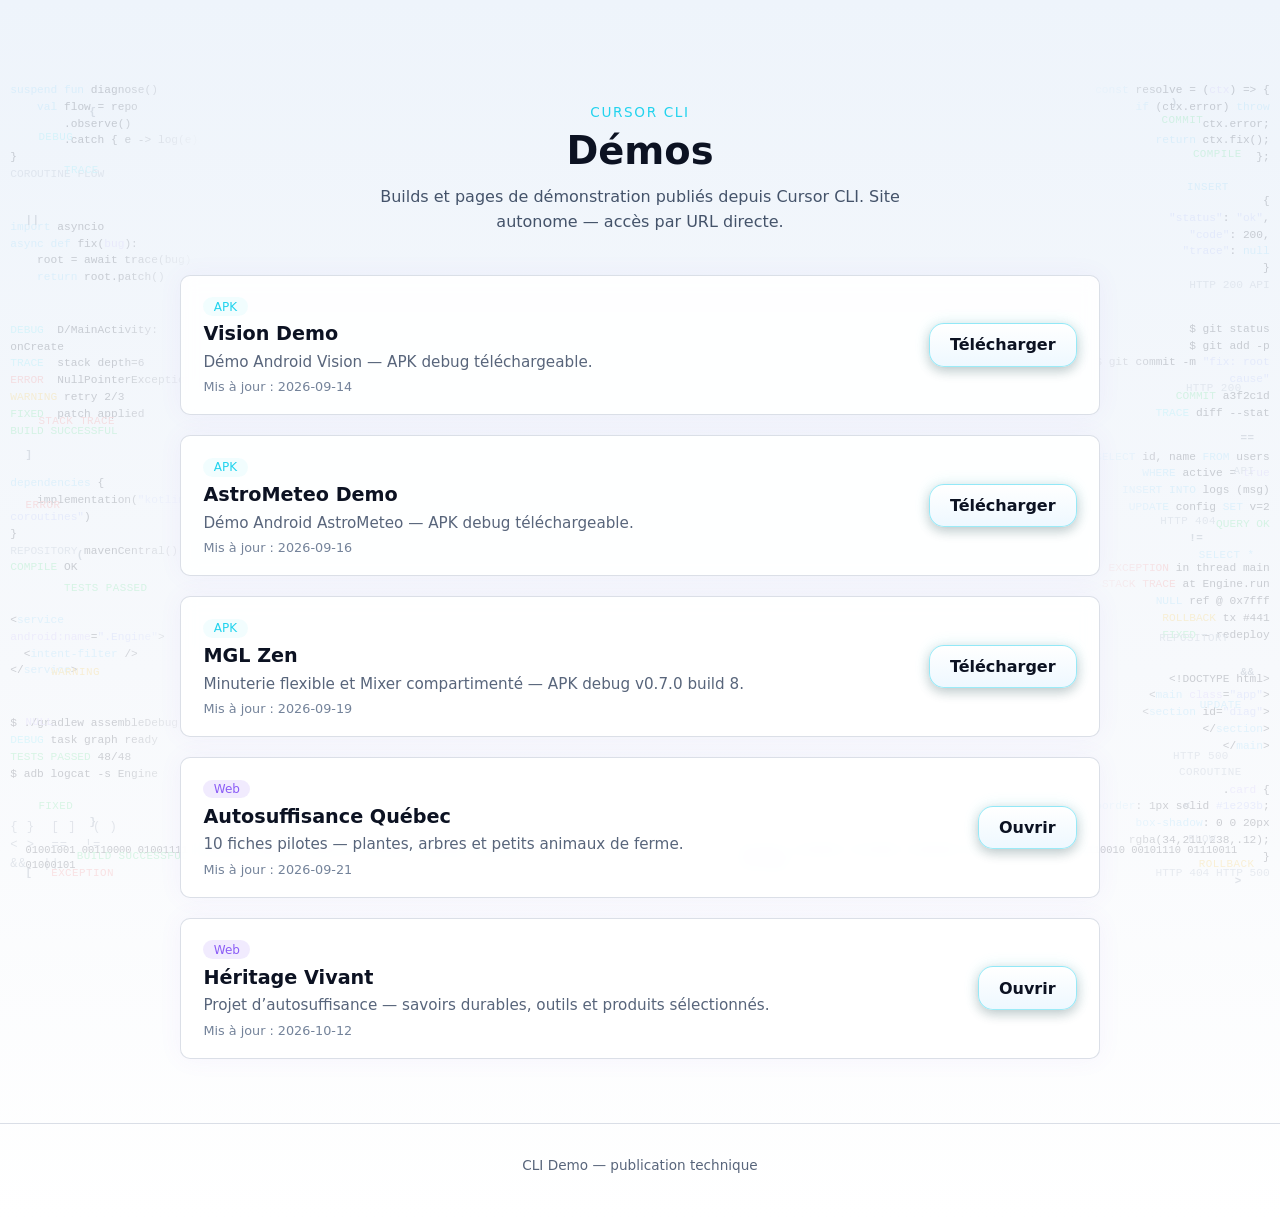
<file: index.html>
<!DOCTYPE html>
<html lang="fr">
<head>
    <meta charset="UTF-8">
    <meta name="viewport" content="width=device-width, initial-scale=1.0">
    <meta name="theme-color" content="#0a0e1a">
    <meta name="color-scheme" content="light dark">
    <meta name="robots" content="noindex, nofollow, noarchive">
    <meta name="googlebot" content="noindex, nofollow, noarchive">
    <title>CLI Demo</title>
    <link rel="icon" href="assets/favicon.svg" type="image/svg+xml">
    <script src="js/theme.js"></script>
    <link rel="stylesheet" href="css/themes.css">
    <link rel="stylesheet" href="css/site.css">
    <link rel="stylesheet" href="css/bg-layout.css">
    <link rel="stylesheet" href="css/interactive.css">
    <link rel="stylesheet" href="css/demo.css">
</head>
<body>
    <script src="js/site-bg.js"></script>

    <main class="site-main">
        <header class="demo-hero">
            <p class="demo-hero__eyebrow">Cursor CLI</p>
            <h1>Démos</h1>
            <p class="demo-hero__lead">
                Builds et pages de démonstration publiés depuis Cursor CLI.
                Site autonome — accès par URL directe.
            </p>
        </header>

        <section id="demoGrid" class="demo-grid" aria-live="polite" aria-busy="true">
            <div class="demo-empty" role="status">
                <p>Chargement…</p>
            </div>
        </section>
    </main>

    <footer class="site-footer">
        <p>CLI Demo — publication technique</p>
    </footer>

    <script src="js/catalog.js?v=20260923"></script>
</body>
</html>
</file>
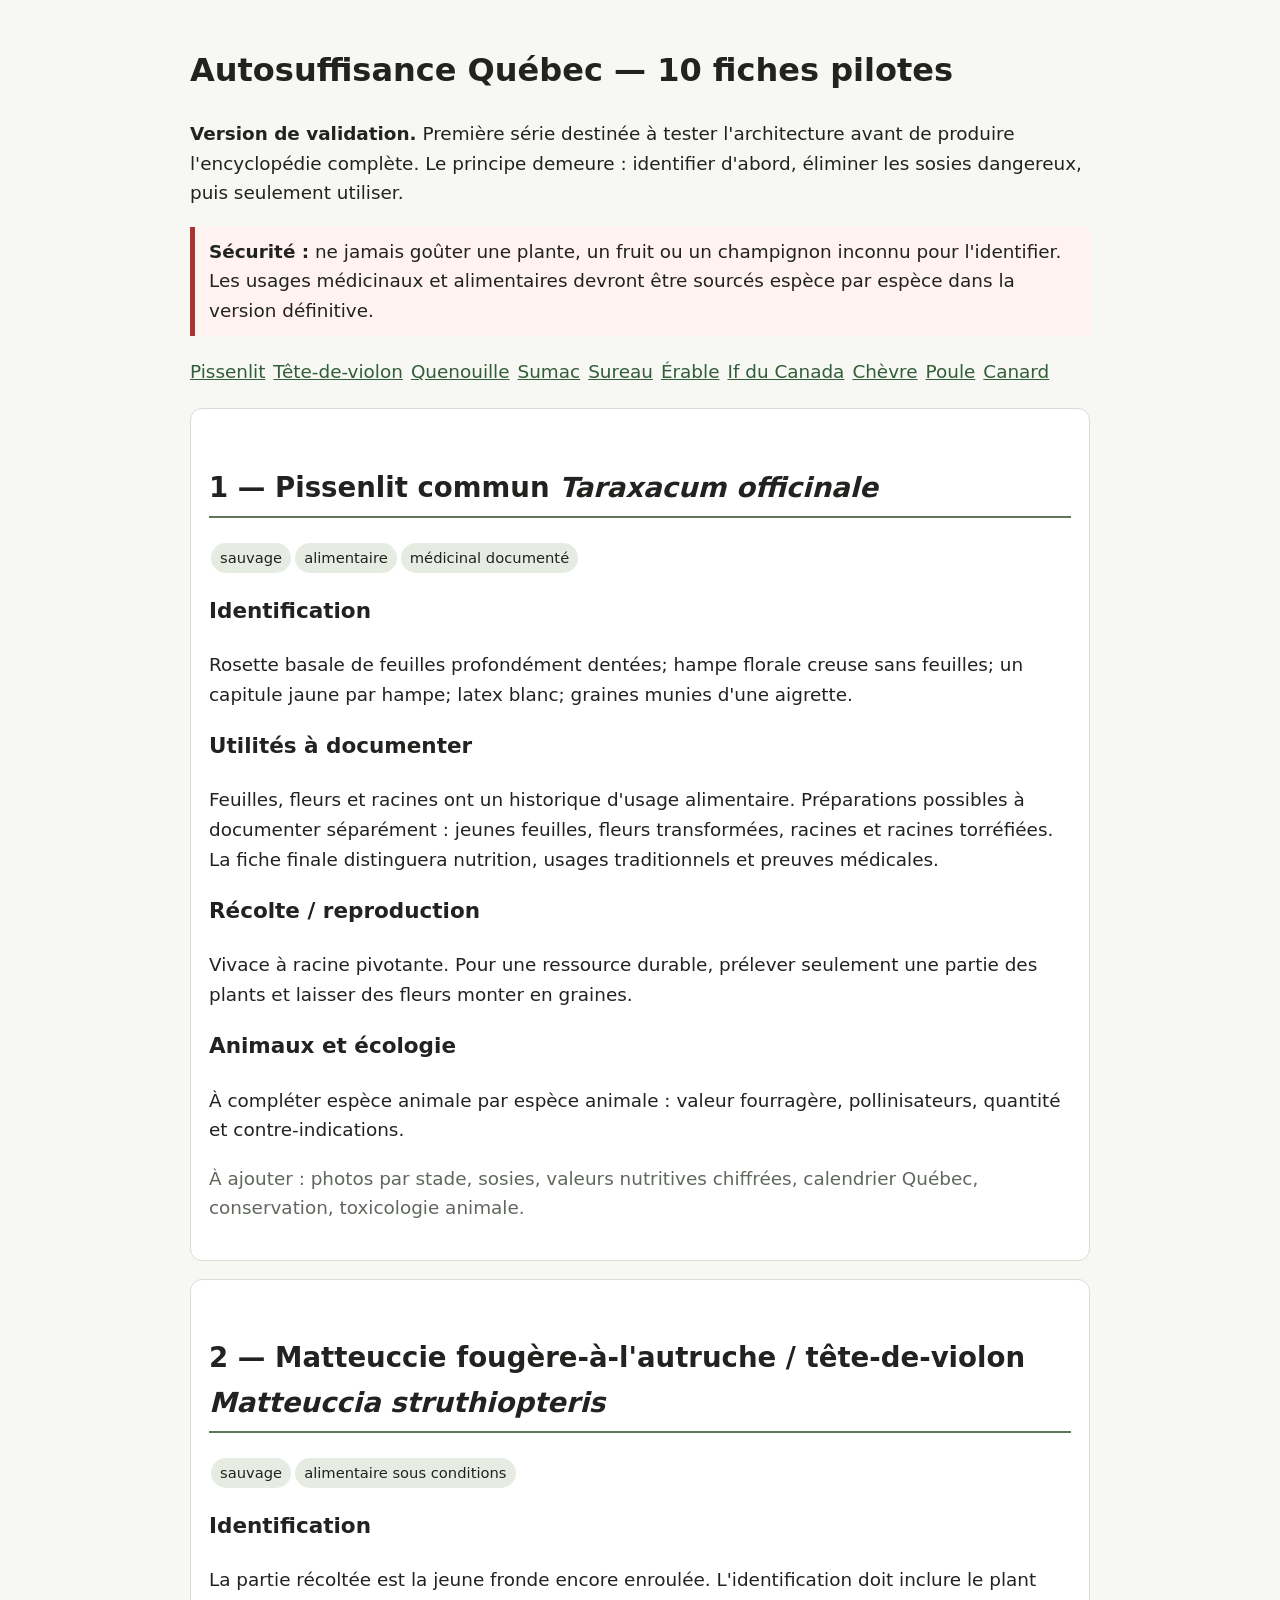
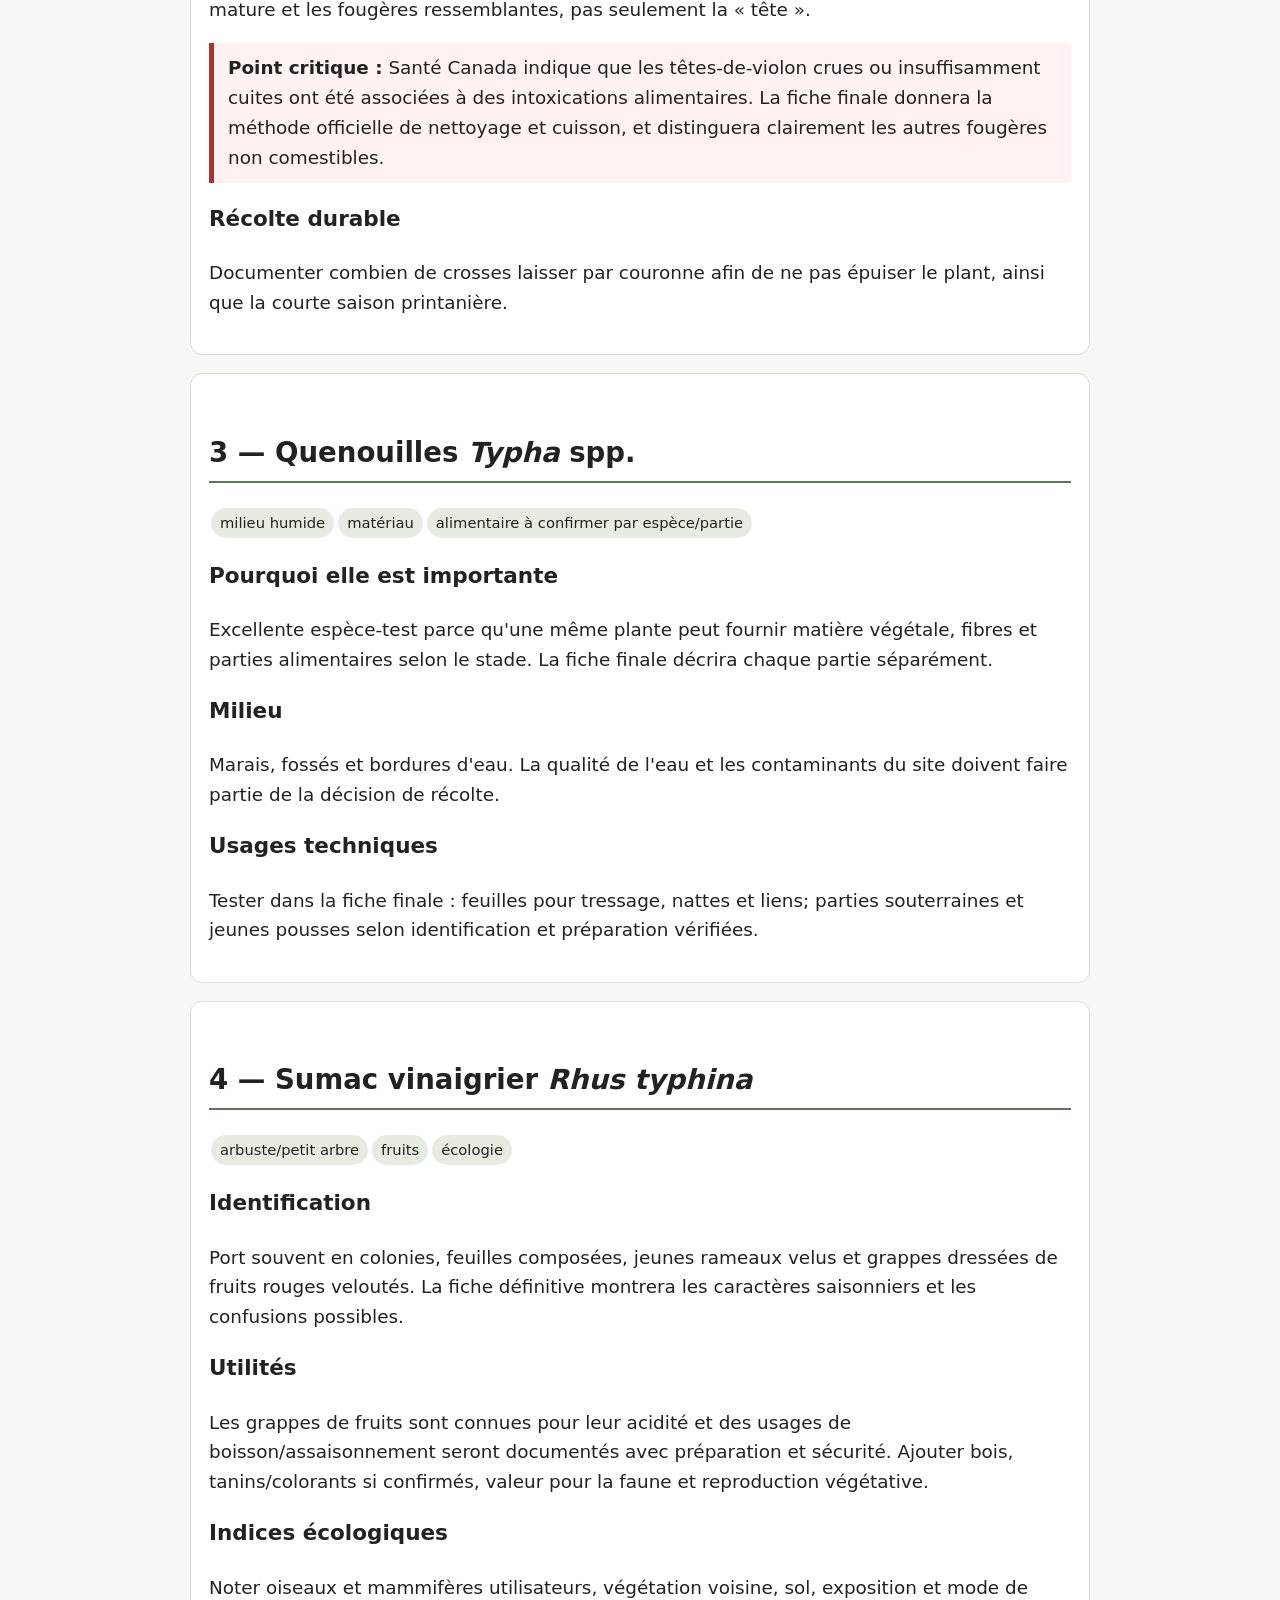
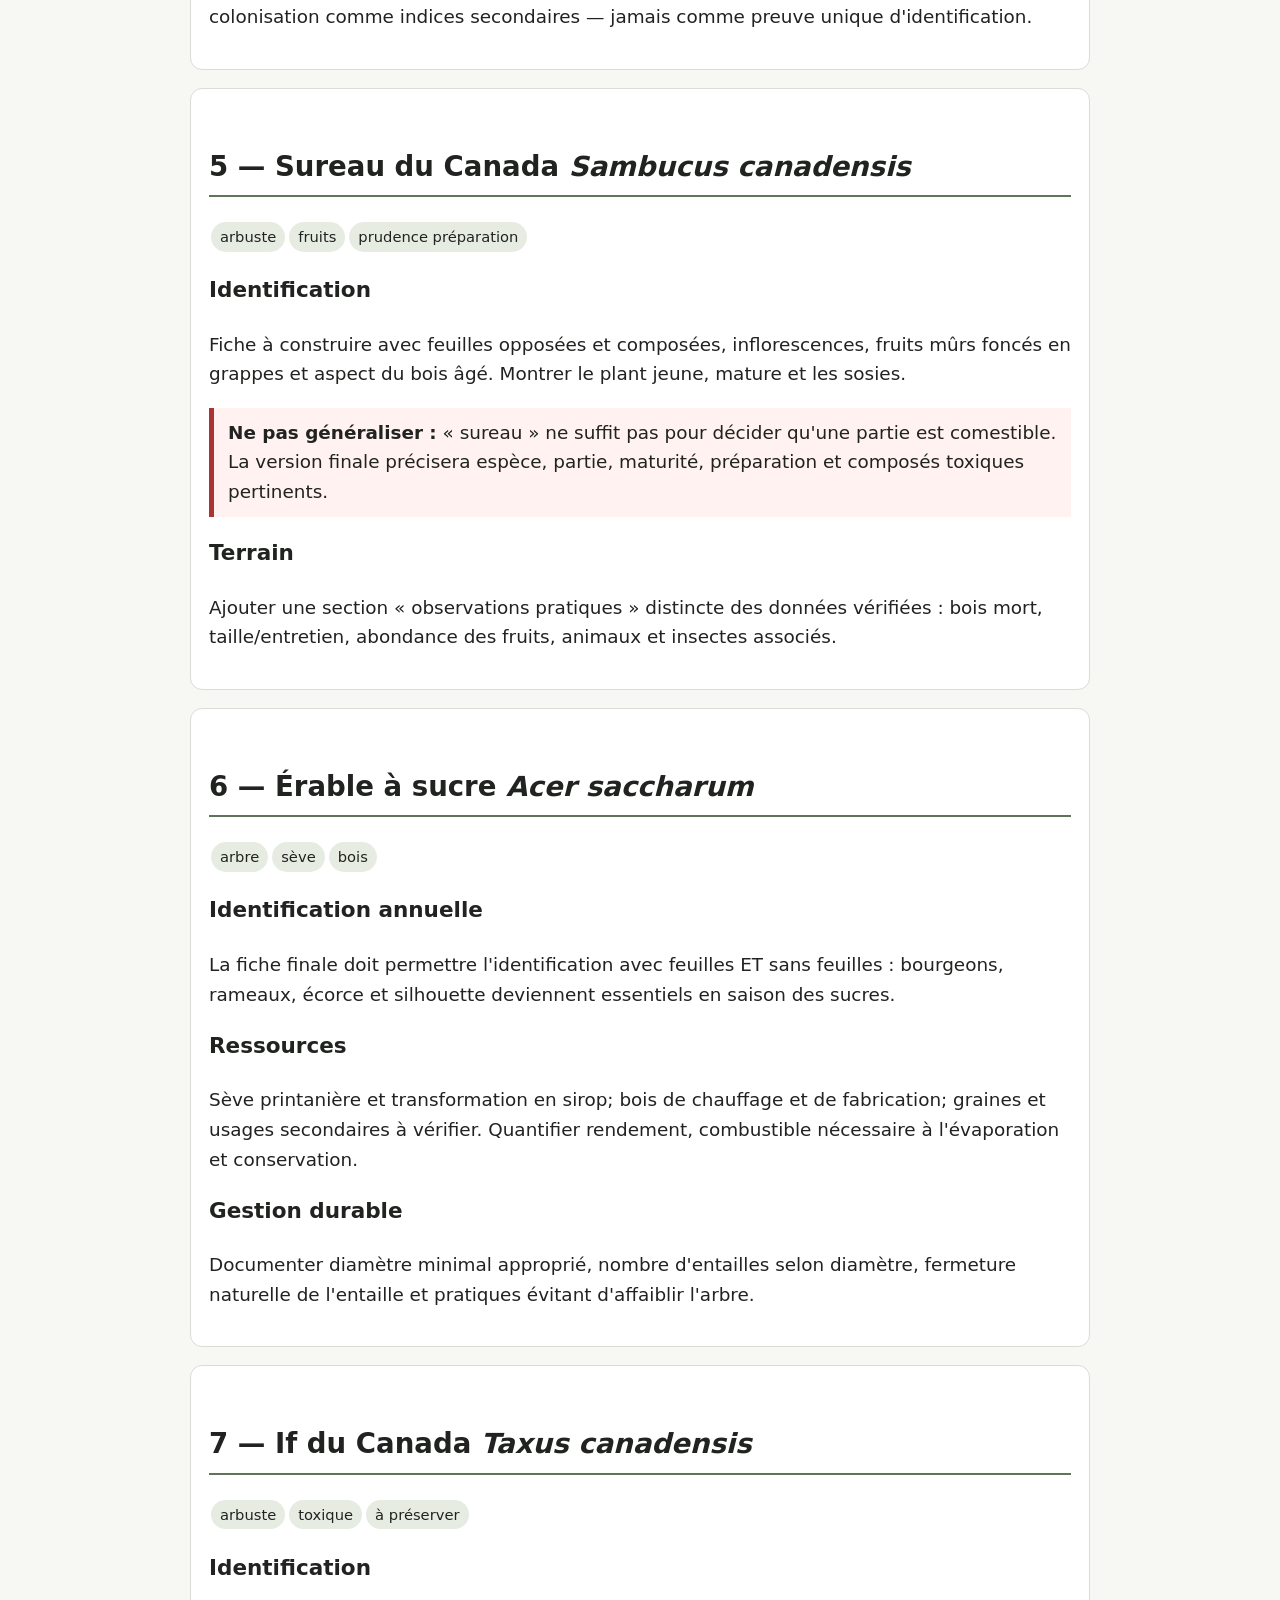
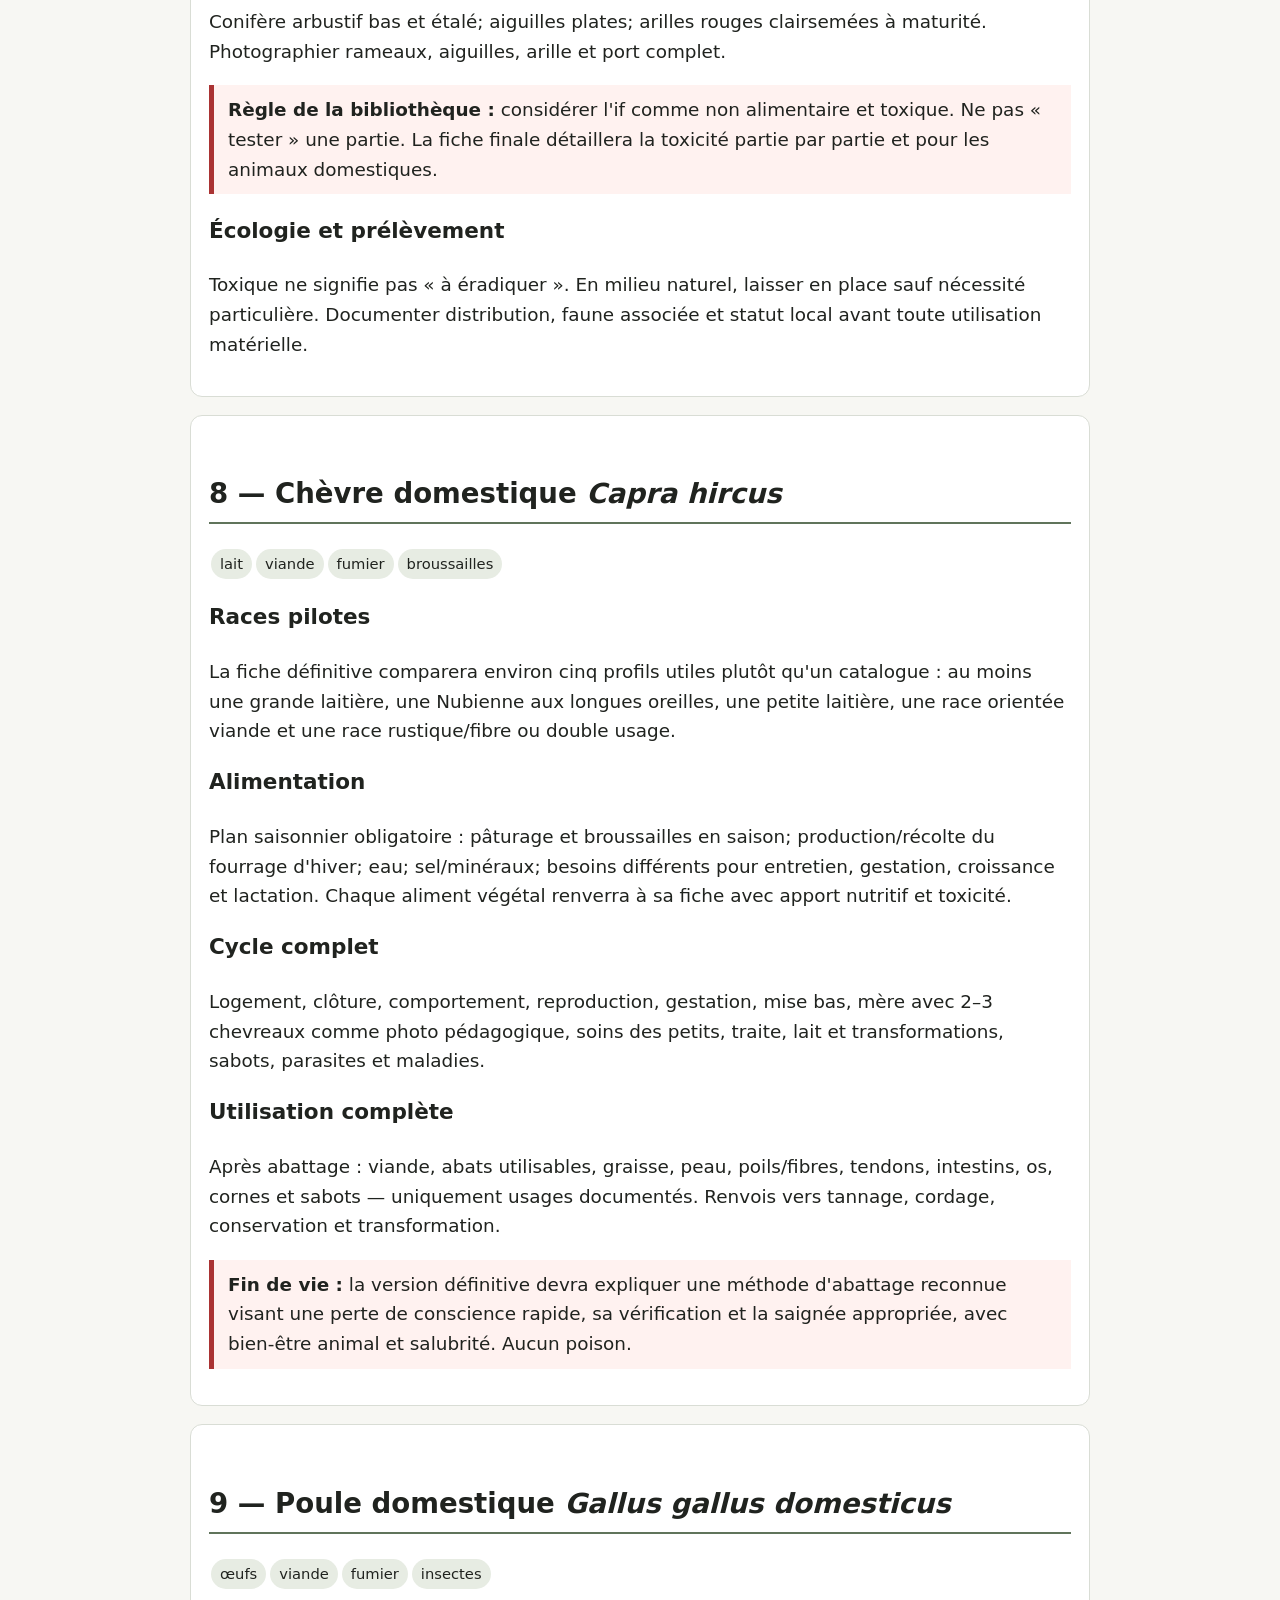
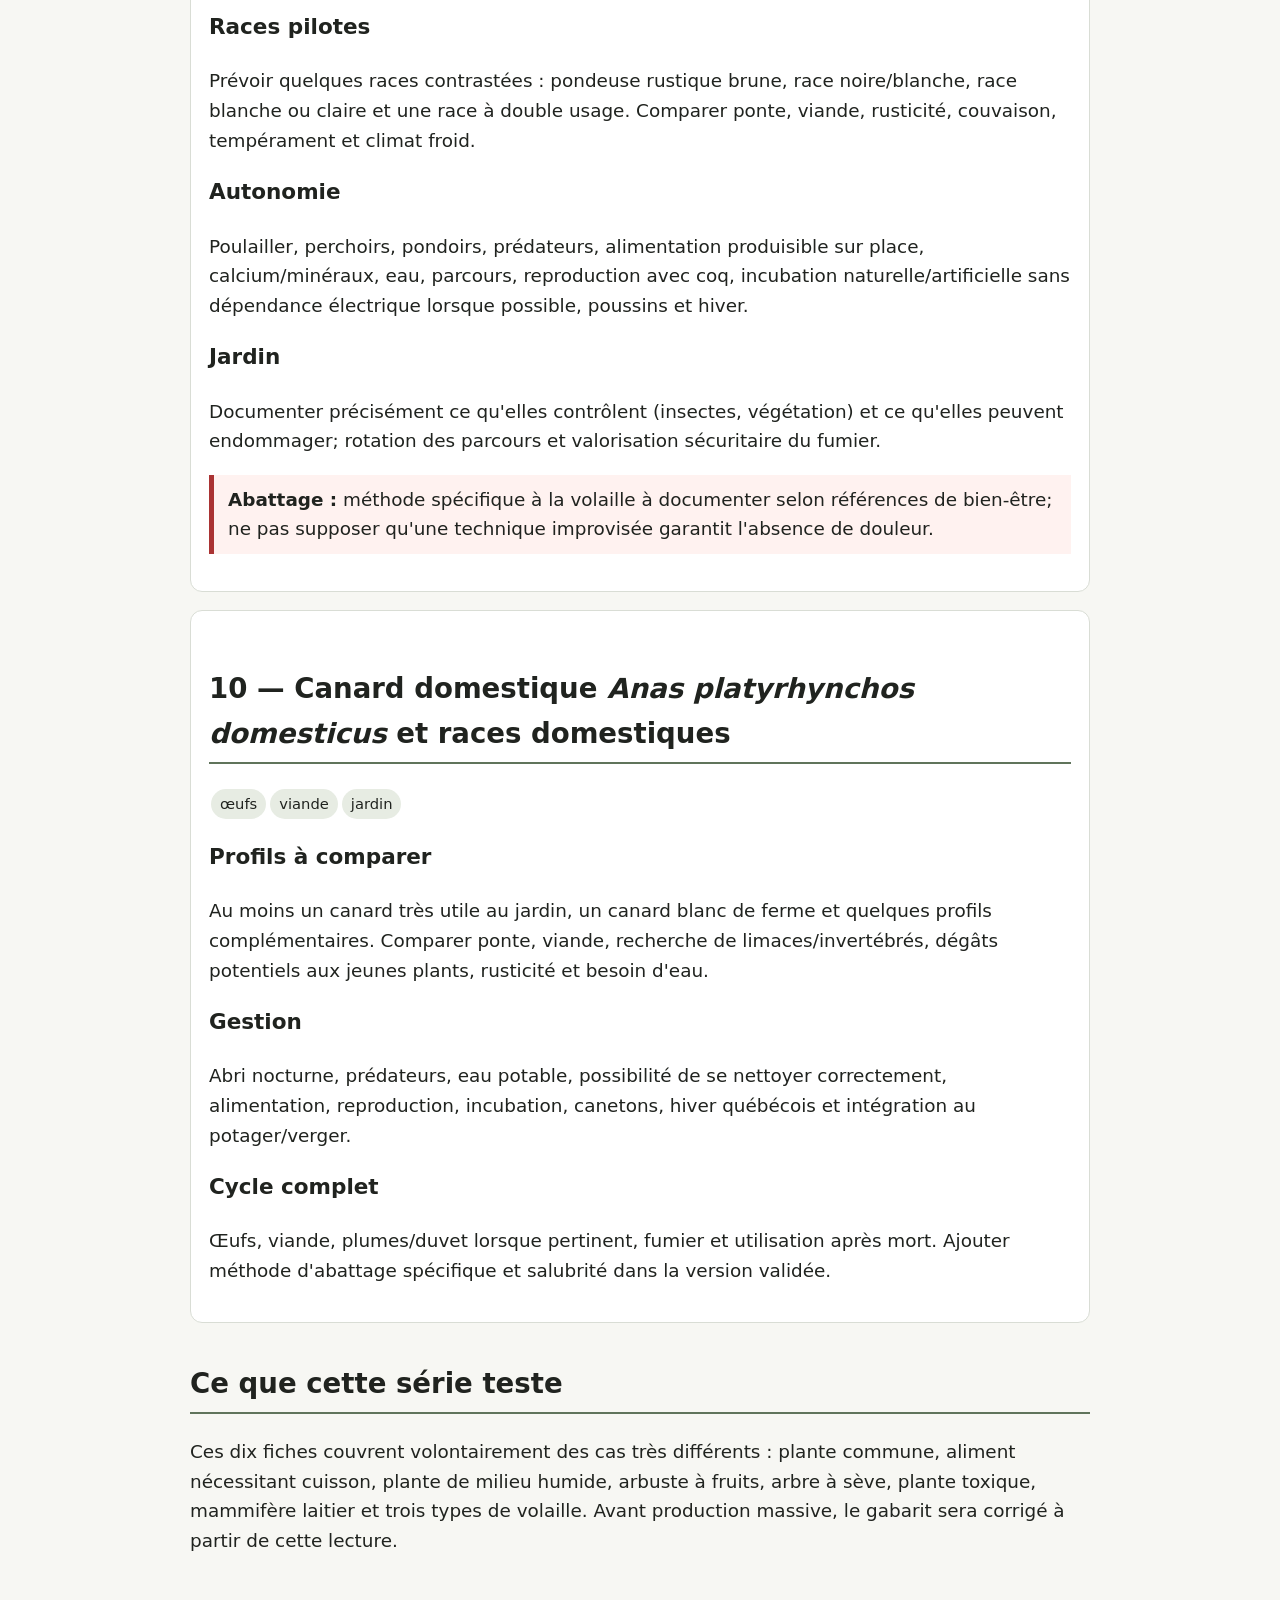
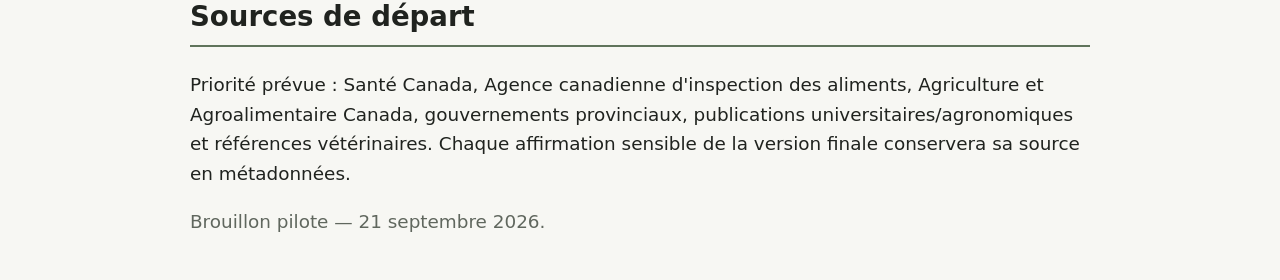
<file: autosuffisance/index.html>
<!doctype html>
<html lang="fr-CA"><head><meta charset="utf-8"><meta name="viewport" content="width=device-width,initial-scale=1">
<title>Autosuffisance Québec — 10 fiches pilotes</title>
<style>
body{font-family:system-ui,-apple-system,Segoe UI,sans-serif;max-width:900px;margin:auto;padding:24px;font-size:1.15rem;line-height:1.62;background:#f7f7f3;color:#20231f}
h1{font-size:2rem}h2{margin-top:2.4rem;border-bottom:2px solid #60745b;padding-bottom:.35rem}h3{margin-top:1.2rem}
.card{background:white;border:1px solid #d9ddd5;border-radius:12px;padding:18px;margin:18px 0}
.warn{border-left:5px solid #a33;padding:10px 14px;background:#fff2f0}.ok{border-left:5px solid #477447;padding:10px 14px;background:#f1f8ef}
.tag{display:inline-block;background:#e7ece3;border-radius:999px;padding:3px 9px;margin:2px;font-size:.92rem}
small,.muted{color:#60675e}nav a{display:inline-block;margin:3px 8px 3px 0}a{color:#315d38}
</style></head><body>
<h1>Autosuffisance Québec — 10 fiches pilotes</h1>
<p><strong>Version de validation.</strong> Première série destinée à tester l'architecture avant de produire l'encyclopédie complète. Le principe demeure : identifier d'abord, éliminer les sosies dangereux, puis seulement utiliser.</p>
<p class="warn"><strong>Sécurité :</strong> ne jamais goûter une plante, un fruit ou un champignon inconnu pour l'identifier. Les usages médicinaux et alimentaires devront être sourcés espèce par espèce dans la version définitive.</p>
<nav><a href="#pissenlit">Pissenlit</a><a href="#fiddle">Tête-de-violon</a><a href="#quenouille">Quenouille</a><a href="#sumac">Sumac</a><a href="#sureau">Sureau</a><a href="#erable">Érable</a><a href="#if">If du Canada</a><a href="#chevre">Chèvre</a><a href="#poule">Poule</a><a href="#canard">Canard</a></nav>

<section class="card" id="pissenlit"><h2>1 — Pissenlit commun <em>Taraxacum officinale</em></h2>
<span class="tag">sauvage</span><span class="tag">alimentaire</span><span class="tag">médicinal documenté</span>
<h3>Identification</h3><p>Rosette basale de feuilles profondément dentées; hampe florale creuse sans feuilles; un capitule jaune par hampe; latex blanc; graines munies d'une aigrette.</p>
<h3>Utilités à documenter</h3><p>Feuilles, fleurs et racines ont un historique d'usage alimentaire. Préparations possibles à documenter séparément : jeunes feuilles, fleurs transformées, racines et racines torréfiées. La fiche finale distinguera nutrition, usages traditionnels et preuves médicales.</p>
<h3>Récolte / reproduction</h3><p>Vivace à racine pivotante. Pour une ressource durable, prélever seulement une partie des plants et laisser des fleurs monter en graines.</p>
<h3>Animaux et écologie</h3><p>À compléter espèce animale par espèce animale : valeur fourragère, pollinisateurs, quantité et contre-indications.</p>
<p class="muted">À ajouter : photos par stade, sosies, valeurs nutritives chiffrées, calendrier Québec, conservation, toxicologie animale.</p></section>

<section class="card" id="fiddle"><h2>2 — Matteuccie fougère-à-l'autruche / tête-de-violon <em>Matteuccia struthiopteris</em></h2>
<span class="tag">sauvage</span><span class="tag">alimentaire sous conditions</span>
<h3>Identification</h3><p>La partie récoltée est la jeune fronde encore enroulée. L'identification doit inclure le plant mature et les fougères ressemblantes, pas seulement la « tête ».</p>
<p class="warn"><strong>Point critique :</strong> Santé Canada indique que les têtes-de-violon crues ou insuffisamment cuites ont été associées à des intoxications alimentaires. La fiche finale donnera la méthode officielle de nettoyage et cuisson, et distinguera clairement les autres fougères non comestibles.</p>
<h3>Récolte durable</h3><p>Documenter combien de crosses laisser par couronne afin de ne pas épuiser le plant, ainsi que la courte saison printanière.</p></section>

<section class="card" id="quenouille"><h2>3 — Quenouilles <em>Typha</em> spp.</h2>
<span class="tag">milieu humide</span><span class="tag">matériau</span><span class="tag">alimentaire à confirmer par espèce/partie</span>
<h3>Pourquoi elle est importante</h3><p>Excellente espèce-test parce qu'une même plante peut fournir matière végétale, fibres et parties alimentaires selon le stade. La fiche finale décrira chaque partie séparément.</p>
<h3>Milieu</h3><p>Marais, fossés et bordures d'eau. La qualité de l'eau et les contaminants du site doivent faire partie de la décision de récolte.</p>
<h3>Usages techniques</h3><p>Tester dans la fiche finale : feuilles pour tressage, nattes et liens; parties souterraines et jeunes pousses selon identification et préparation vérifiées.</p></section>

<section class="card" id="sumac"><h2>4 — Sumac vinaigrier <em>Rhus typhina</em></h2>
<span class="tag">arbuste/petit arbre</span><span class="tag">fruits</span><span class="tag">écologie</span>
<h3>Identification</h3><p>Port souvent en colonies, feuilles composées, jeunes rameaux velus et grappes dressées de fruits rouges veloutés. La fiche définitive montrera les caractères saisonniers et les confusions possibles.</p>
<h3>Utilités</h3><p>Les grappes de fruits sont connues pour leur acidité et des usages de boisson/assaisonnement seront documentés avec préparation et sécurité. Ajouter bois, tanins/colorants si confirmés, valeur pour la faune et reproduction végétative.</p>
<h3>Indices écologiques</h3><p>Noter oiseaux et mammifères utilisateurs, végétation voisine, sol, exposition et mode de colonisation comme indices secondaires — jamais comme preuve unique d'identification.</p></section>

<section class="card" id="sureau"><h2>5 — Sureau du Canada <em>Sambucus canadensis</em></h2>
<span class="tag">arbuste</span><span class="tag">fruits</span><span class="tag">prudence préparation</span>
<h3>Identification</h3><p>Fiche à construire avec feuilles opposées et composées, inflorescences, fruits mûrs foncés en grappes et aspect du bois âgé. Montrer le plant jeune, mature et les sosies.</p>
<p class="warn"><strong>Ne pas généraliser :</strong> « sureau » ne suffit pas pour décider qu'une partie est comestible. La version finale précisera espèce, partie, maturité, préparation et composés toxiques pertinents.</p>
<h3>Terrain</h3><p>Ajouter une section « observations pratiques » distincte des données vérifiées : bois mort, taille/entretien, abondance des fruits, animaux et insectes associés.</p></section>

<section class="card" id="erable"><h2>6 — Érable à sucre <em>Acer saccharum</em></h2>
<span class="tag">arbre</span><span class="tag">sève</span><span class="tag">bois</span>
<h3>Identification annuelle</h3><p>La fiche finale doit permettre l'identification avec feuilles ET sans feuilles : bourgeons, rameaux, écorce et silhouette deviennent essentiels en saison des sucres.</p>
<h3>Ressources</h3><p>Sève printanière et transformation en sirop; bois de chauffage et de fabrication; graines et usages secondaires à vérifier. Quantifier rendement, combustible nécessaire à l'évaporation et conservation.</p>
<h3>Gestion durable</h3><p>Documenter diamètre minimal approprié, nombre d'entailles selon diamètre, fermeture naturelle de l'entaille et pratiques évitant d'affaiblir l'arbre.</p></section>

<section class="card" id="if"><h2>7 — If du Canada <em>Taxus canadensis</em></h2>
<span class="tag">arbuste</span><span class="tag">toxique</span><span class="tag">à préserver</span>
<h3>Identification</h3><p>Conifère arbustif bas et étalé; aiguilles plates; arilles rouges clairsemées à maturité. Photographier rameaux, aiguilles, arille et port complet.</p>
<p class="warn"><strong>Règle de la bibliothèque :</strong> considérer l'if comme non alimentaire et toxique. Ne pas « tester » une partie. La fiche finale détaillera la toxicité partie par partie et pour les animaux domestiques.</p>
<h3>Écologie et prélèvement</h3><p>Toxique ne signifie pas « à éradiquer ». En milieu naturel, laisser en place sauf nécessité particulière. Documenter distribution, faune associée et statut local avant toute utilisation matérielle.</p></section>

<section class="card" id="chevre"><h2>8 — Chèvre domestique <em>Capra hircus</em></h2>
<span class="tag">lait</span><span class="tag">viande</span><span class="tag">fumier</span><span class="tag">broussailles</span>
<h3>Races pilotes</h3><p>La fiche définitive comparera environ cinq profils utiles plutôt qu'un catalogue : au moins une grande laitière, une Nubienne aux longues oreilles, une petite laitière, une race orientée viande et une race rustique/fibre ou double usage.</p>
<h3>Alimentation</h3><p>Plan saisonnier obligatoire : pâturage et broussailles en saison; production/récolte du fourrage d'hiver; eau; sel/minéraux; besoins différents pour entretien, gestation, croissance et lactation. Chaque aliment végétal renverra à sa fiche avec apport nutritif et toxicité.</p>
<h3>Cycle complet</h3><p>Logement, clôture, comportement, reproduction, gestation, mise bas, mère avec 2–3 chevreaux comme photo pédagogique, soins des petits, traite, lait et transformations, sabots, parasites et maladies.</p>
<h3>Utilisation complète</h3><p>Après abattage : viande, abats utilisables, graisse, peau, poils/fibres, tendons, intestins, os, cornes et sabots — uniquement usages documentés. Renvois vers tannage, cordage, conservation et transformation.</p>
<p class="warn"><strong>Fin de vie :</strong> la version définitive devra expliquer une méthode d'abattage reconnue visant une perte de conscience rapide, sa vérification et la saignée appropriée, avec bien-être animal et salubrité. Aucun poison.</p></section>

<section class="card" id="poule"><h2>9 — Poule domestique <em>Gallus gallus domesticus</em></h2>
<span class="tag">œufs</span><span class="tag">viande</span><span class="tag">fumier</span><span class="tag">insectes</span>
<h3>Races pilotes</h3><p>Prévoir quelques races contrastées : pondeuse rustique brune, race noire/blanche, race blanche ou claire et une race à double usage. Comparer ponte, viande, rusticité, couvaison, tempérament et climat froid.</p>
<h3>Autonomie</h3><p>Poulailler, perchoirs, pondoirs, prédateurs, alimentation produisible sur place, calcium/minéraux, eau, parcours, reproduction avec coq, incubation naturelle/artificielle sans dépendance électrique lorsque possible, poussins et hiver.</p>
<h3>Jardin</h3><p>Documenter précisément ce qu'elles contrôlent (insectes, végétation) et ce qu'elles peuvent endommager; rotation des parcours et valorisation sécuritaire du fumier.</p>
<p class="warn"><strong>Abattage :</strong> méthode spécifique à la volaille à documenter selon références de bien-être; ne pas supposer qu'une technique improvisée garantit l'absence de douleur.</p></section>

<section class="card" id="canard"><h2>10 — Canard domestique <em>Anas platyrhynchos domesticus</em> et races domestiques</h2>
<span class="tag">œufs</span><span class="tag">viande</span><span class="tag">jardin</span>
<h3>Profils à comparer</h3><p>Au moins un canard très utile au jardin, un canard blanc de ferme et quelques profils complémentaires. Comparer ponte, viande, recherche de limaces/invertébrés, dégâts potentiels aux jeunes plants, rusticité et besoin d'eau.</p>
<h3>Gestion</h3><p>Abri nocturne, prédateurs, eau potable, possibilité de se nettoyer correctement, alimentation, reproduction, incubation, canetons, hiver québécois et intégration au potager/verger.</p>
<h3>Cycle complet</h3><p>Œufs, viande, plumes/duvet lorsque pertinent, fumier et utilisation après mort. Ajouter méthode d'abattage spécifique et salubrité dans la version validée.</p></section>

<h2>Ce que cette série teste</h2>
<p>Ces dix fiches couvrent volontairement des cas très différents : plante commune, aliment nécessitant cuisson, plante de milieu humide, arbuste à fruits, arbre à sève, plante toxique, mammifère laitier et trois types de volaille. Avant production massive, le gabarit sera corrigé à partir de cette lecture.</p>
<h2>Sources de départ</h2>
<p>Priorité prévue : Santé Canada, Agence canadienne d'inspection des aliments, Agriculture et Agroalimentaire Canada, gouvernements provinciaux, publications universitaires/agronomiques et références vétérinaires. Chaque affirmation sensible de la version finale conservera sa source en métadonnées.</p>
<p class="muted">Brouillon pilote — 21 septembre 2026.</p>
</body></html>
</file>
<file: css/themes.css>
/* ── Variables de thème Weidler Studio ──
   Nuit (:root) et jour (html[data-theme="day"]).
   Couleurs composants : site.css · Interactions : interactive.css */

/* ── Thème nuit (défaut) ── */
:root,
html[data-theme="night"],
html[data-theme="auto"][data-theme-effective="night"] {
    --bg-deep: #060810;
    --bg-top: #0c1222;
    --bg-gradient-end: #040608;
    --bg-surface: rgba(14, 20, 36, 0.72);
    --bg-card: rgba(12, 18, 32, 0.85);
    --border: rgba(56, 80, 120, 0.35);
    --text: #f0f4ff;
    --text-muted: #94a3b8;
    --text-muted-soft: #b4c1d3;
    --lead-color: #cbd5e1;
    --accent: #22d3ee;
    --accent-dim: #0891b2;
    --accent-violet: #8b5cf6;
    --accent-glow: rgba(34, 211, 238, 0.18);
    --accent-soft: rgba(34, 211, 238, 0.1);
    --glow-cyan: 0 0 20px rgba(34, 211, 238, 0.18), 0 0 40px rgba(34, 211, 238, 0.06);
    --glow-violet: 0 0 20px rgba(139, 92, 246, 0.18), 0 0 40px rgba(139, 92, 246, 0.06);
    --glow-blue: 0 0 20px rgba(59, 130, 246, 0.18), 0 0 40px rgba(59, 130, 246, 0.06);
    --badge-dev: #c9a227;
    --badge-soon: #64748b;
    --badge-tool: #3b82f6;
    --header-bg: rgba(8, 12, 22, 0.92);
    --surface-color: #1b2234;
    --preferences-text: #ffffff;
    --btn-primary-bg: linear-gradient(180deg, rgba(16, 38, 68, 0.92) 0%, rgba(10, 24, 46, 0.96) 100%);
    --btn-primary-bg-hover: linear-gradient(180deg, rgba(20, 48, 82, 0.96) 0%, rgba(14, 30, 54, 1) 100%);
    --btn-primary-border: rgba(34, 211, 238, 0.52);
    --btn-primary-border-hover: rgba(34, 211, 238, 0.72);
    --btn-secondary-bg: rgba(8, 12, 24, 0.5);
    --btn-secondary-border: rgba(139, 92, 246, 0.42);
    --lang-inactive: #9aa7bd;
    --lang-active-bg: #0f2a38;
    --lang-active-text: #f4fcff;
    --lang-toggle-bg: #0f2a38;
    --lang-toggle-border: #22d3ee;
    --dropdown-bg: rgba(12, 18, 32, 0.98);
    --panel-muted-bg: rgba(14, 20, 36, 0.52);
    --panel-muted-border: rgba(56, 80, 120, 0.28);
    --conclusion-bg: rgba(14, 20, 36, 0.48);
    --conclusion-border: rgba(56, 80, 120, 0.38);
    --conclusion-text: #dce3ed;
    --meta-theme-color: #0a0e1a;
}

/* ── Thème jour (+ Auto résolu en jour via data-theme-effective) ── */
html[data-theme="day"],
html[data-theme="auto"][data-theme-effective="day"] {
    --bg-deep: #f7f9fc;
    --bg-top: #eef4fb;
    --bg-gradient-end: #ffffff;
    --bg-surface: rgba(255, 255, 255, 0.78);
    --bg-card: rgba(255, 255, 255, 0.9);
    --border: rgba(93, 112, 145, 0.22);
    --text: #0c1222;
    --text-muted: #58657b;
    --text-muted-soft: #74839a;
    --lead-color: #44536a;
    --accent: #22d3ee;
    --accent-dim: #0891b2;
    --accent-violet: #8b5cf6;
    --accent-glow: rgba(34, 211, 238, 0.12);
    --accent-soft: rgba(34, 211, 238, 0.06);
    --glow-cyan: 0 18px 42px rgba(34, 211, 238, 0.12);
    --glow-violet: 0 18px 42px rgba(139, 92, 246, 0.1);
    --glow-blue: 0 18px 42px rgba(59, 130, 246, 0.12);
    --card-border: rgba(34, 211, 238, 0.18);
    --card-shadow: 0 12px 30px rgba(12, 18, 34, 0.06);
    --badge-dev: #b45309;
    --badge-soon: #64748b;
    --badge-tool: #2563eb;
    --header-bg: rgba(244, 248, 253, 0.92);
    --surface-color: #eef4fb;
    --preferences-text: #0c1222;
    --btn-primary-bg: linear-gradient(180deg, #ffffff 0%, #eef8ff 100%);
    --btn-primary-bg-hover: #22d3ee;
    --btn-primary-border: rgba(34, 211, 238, 0.45);
    --btn-primary-border-hover: #22d3ee;
    --btn-primary-text-hover: #ffffff;
    --btn-secondary-bg: rgba(255, 255, 255, 0.85);
    --btn-secondary-border: rgba(139, 92, 246, 0.35);
    --lang-inactive: #0c1222;
    --lang-active-bg: #22d3ee;
    --lang-active-text: #ffffff;
    --lang-toggle-bg: #e8f7fb;
    --lang-toggle-text: #0c1222;
    --lang-toggle-border: rgba(34, 211, 238, 0.35);
    --dropdown-bg: rgba(255, 255, 255, 0.98);
    --panel-muted-bg: rgba(255, 255, 255, 0.92);
    --panel-muted-border: rgba(93, 112, 145, 0.18);
    --conclusion-bg: rgba(255, 255, 255, 0.92);
    --conclusion-border: rgba(34, 211, 238, 0.18);
    --conclusion-text: #44536a;
    --meta-theme-color: #f7f9fc;
}
</file>
<file: css/site.css>
/* cli-demo — base (adapté du portfolio, autonome) */

:root {
    --radius: 10px;
    --btn-radius: 15px;
    --header-h: 64px;
    --font: "Segoe UI", system-ui, -apple-system, BlinkMacSystemFont, sans-serif;
}

*,
*::before,
*::after {
    box-sizing: border-box;
}

html {
    scroll-behavior: smooth;
}

body {
    margin: 0;
    min-height: 100vh;
    background: linear-gradient(180deg, var(--bg-top) 0%, var(--bg-deep) 55%, var(--bg-gradient-end) 100%);
    color: var(--text);
    font-family: var(--font);
}

.home-bg-deco {
    opacity: 0.18;
}

.home-bg-side {
    font-family: "Cascadia Code", "Consolas", "Courier New", monospace;
    opacity: 1;
}

.home-bg-block--symbols {
    opacity: 0.85;
}

.home-bg-edge,
.home-bg-scatter {
    font-family: "Cascadia Code", "Consolas", "Courier New", monospace;
    opacity: 1;
}

.home-bg-sym {
    color: #64748b;
}

.home-bg-deco .code-kw { color: #7dd3fc; }
.home-bg-deco .code-str { color: #a5b4fc; }
.home-bg-deco .code-var { color: #c4b5fd; }
.home-bg-deco .code-log { color: #67e8f9; }
.home-bg-deco .code-err { color: #f87171; }
.home-bg-deco .code-warn { color: #fbbf24; }
.home-bg-deco .code-ok { color: #4ade80; }
.home-bg-deco .code-tag { color: #94a3b8; }
.home-bg-deco .code-sym { color: #64748b; }

img, video, svg {
    max-width: 100%;
    height: auto;
}

a {
    color: inherit;
}

a:visited {
    color: inherit;
}
</file>
<file: css/bg-layout.css>
﻿.home-bg-deco {
    position: fixed;
    inset: 0;
    z-index: 0;
    pointer-events: none;
    overflow: hidden;
    mask-image: radial-gradient(ellipse 56% 38% at 50% 22%, transparent 0%, black 74%);
    -webkit-mask-image: radial-gradient(ellipse 56% 38% at 50% 22%, transparent 0%, black 74%);
}

.home-bg-side {
    position: absolute;
    top: var(--header-h);
    bottom: 0;
    width: min(210px, 16vw);
    display: flex;
    flex-direction: column;
    justify-content: space-between;
    gap: clamp(16px, 3vh, 32px);
    padding: clamp(12px, 2vh, 24px) 0 clamp(20px, 3vh, 40px);
    font-size: clamp(0.56rem, 0.95vw, 0.7rem);
    line-height: 1.5;
    user-select: none;
}

.home-bg-side--left {
    left: 0;
    padding-left: clamp(4px, 0.8vw, 12px);
    mask-image: linear-gradient(to right, black 55%, transparent 100%);
    -webkit-mask-image: linear-gradient(to right, black 55%, transparent 100%);
}

.home-bg-side--right {
    right: 0;
    padding-right: clamp(4px, 0.8vw, 12px);
    text-align: right;
    mask-image: linear-gradient(to left, black 55%, transparent 100%);
    -webkit-mask-image: linear-gradient(to left, black 55%, transparent 100%);
}

.home-bg-block {
    margin: 0;
    white-space: pre-wrap;
    word-break: break-word;
    flex-shrink: 0;
}

.home-bg-block--symbols {
    font-size: clamp(0.62rem, 1vw, 0.76rem);
    letter-spacing: 0.08em;
}

.home-bg-edge {
    position: absolute;
    left: 0;
    right: 0;
    display: flex;
    justify-content: space-between;
    gap: clamp(16px, 4vw, 48px);
    padding: 0 clamp(8px, 2vw, 40px) clamp(20px, 3vh, 36px);
    font-size: clamp(0.52rem, 0.85vw, 0.65rem);
    line-height: 1.45;
    user-select: none;
}

.home-bg-edge--bottom {
    bottom: 0;
}

.home-bg-edge .home-bg-block {
    max-width: 42%;
    margin: 0;
}

.home-bg-scatter {
    position: absolute;
    inset: var(--header-h) 0 0 0;
    font-size: clamp(0.54rem, 0.9vw, 0.68rem);
    user-select: none;
}

.home-bg-kw,
.home-bg-sym {
    position: absolute;
    white-space: nowrap;
    letter-spacing: 0.04em;
}

.home-bg-sym {
    font-weight: 600;
}

.home-bg-scatter .home-bg-kw:nth-child(1) {
    top: 8%;
    left: 3%;
}

.home-bg-scatter .home-bg-kw:nth-child(2) {
    top: 52%;
    left: 2%;
}

.home-bg-scatter .home-bg-kw:nth-child(3) {
    top: 72%;
    left: 4%;
}

.home-bg-scatter .home-bg-kw:nth-child(4) {
    top: 88%;
    left: 3%;
}

.home-bg-scatter .home-bg-kw:nth-child(5) {
    top: 94%;
    left: 6%;
}

.home-bg-scatter .home-bg-kw:nth-child(6) {
    top: 62%;
    left: 5%;
}

.home-bg-scatter .home-bg-kw:nth-child(7) {
    top: 12%;
    left: 5%;
}

.home-bg-scatter .home-bg-kw:nth-child(8) {
    top: 78%;
    left: 2%;
}

.home-bg-scatter .home-bg-kw:nth-child(9) {
    top: 42%;
    left: 3%;
}

.home-bg-scatter .home-bg-kw:nth-child(10) {
    top: 96%;
    left: 4%;
}

.home-bg-scatter .home-bg-kw:nth-child(11) {
    top: 10%;
    right: 3%;
}

.home-bg-scatter .home-bg-kw:nth-child(12) {
    top: 48%;
    right: 2%;
}

.home-bg-scatter .home-bg-kw:nth-child(13) {
    top: 68%;
    right: 4%;
}

.home-bg-scatter .home-bg-kw:nth-child(14) {
    top: 84%;
    right: 3%;
}

.home-bg-scatter .home-bg-kw:nth-child(15) {
    top: 92%;
    right: 5%;
}

.home-bg-scatter .home-bg-kw:nth-child(16) {
    top: 58%;
    right: 2%;
}

.home-bg-scatter .home-bg-kw:nth-child(17) {
    top: 14%;
    right: 4%;
}

.home-bg-scatter .home-bg-kw:nth-child(18) {
    top: 76%;
    right: 3%;
}

.home-bg-scatter .home-bg-kw:nth-child(19) {
    top: 6%;
    right: 6%;
}

.home-bg-scatter .home-bg-kw:nth-child(20) {
    top: 95%;
    right: 2%;
}

.home-bg-scatter .home-bg-kw:nth-child(21) {
    top: 38%;
    right: 3%;
}

.home-bg-scatter .home-bg-kw:nth-child(22) {
    top: 54%;
    right: 5%;
}

.home-bg-scatter .home-bg-kw:nth-child(23) {
    top: 82%;
    right: 4%;
}

.home-bg-scatter .home-bg-sym:nth-child(24) {
    top: 5%;
    left: 7%;
}

.home-bg-scatter .home-bg-sym:nth-child(25) {
    top: 90%;
    left: 7%;
}

.home-bg-scatter .home-bg-sym:nth-child(26) {
    top: 96%;
    left: 2%;
}

.home-bg-scatter .home-bg-sym:nth-child(27) {
    top: 46%;
    left: 2%;
}

.home-bg-scatter .home-bg-sym:nth-child(28) {
    top: 58%;
    left: 6%;
}

.home-bg-scatter .home-bg-sym:nth-child(29) {
    top: 4%;
    right: 8%;
}

.home-bg-scatter .home-bg-sym:nth-child(30) {
    top: 88%;
    right: 7%;
}

.home-bg-scatter .home-bg-sym:nth-child(31) {
    top: 97%;
    right: 3%;
}

.home-bg-scatter .home-bg-sym:nth-child(32) {
    top: 44%;
    right: 2%;
}

.home-bg-scatter .home-bg-sym:nth-child(33) {
    top: 56%;
    right: 6%;
}

.home-bg-scatter .home-bg-sym:nth-child(34) {
    top: 72%;
    right: 2%;
}

.home-bg-scatter .home-bg-sym:nth-child(35) {
    top: 18%;
    left: 2%;
}

.home-bg-scatter .home-bg-sym:nth-child(36) {
    top: 16%;
    right: 2%;
}
</file>
<file: css/interactive.css>
/* cli-demo — boutons (adapté du portfolio) */

.btn-primary {
    display: inline-flex;
    align-items: center;
    justify-content: center;
    gap: 0.4rem;
    padding: 0.7rem 1.25rem;
    text-decoration: none;
    font: inherit;
    font-weight: 600;
    background: var(--btn-primary-bg);
    color: var(--text);
    border-radius: var(--btn-radius);
    border: 1px solid var(--btn-primary-border);
    box-shadow:
        0 0 16px rgba(34, 211, 238, 0.12),
        0 4px 12px rgba(0, 0, 0, 0.22);
    transition: background 0.2s ease, border-color 0.2s ease, box-shadow 0.2s ease, transform 0.2s ease;
    cursor: pointer;
}

.btn-primary:hover {
    background: var(--btn-primary-bg-hover);
    border-color: var(--btn-primary-border-hover);
    transform: translateY(-2px);
    box-shadow: 0 0 22px rgba(34, 211, 238, 0.2), 0 6px 16px rgba(0, 0, 0, 0.28);
    color: var(--text);
}

html[data-theme="day"] .btn-primary:hover,
html[data-theme="auto"][data-theme-effective="day"] .btn-primary:hover {
    color: var(--btn-primary-text-hover, #fff);
}
</file>
<file: css/demo.css>
/* cli-demo — catalogue */

.site-main {
    position: relative;
    z-index: 1;
    width: min(920px, calc(100% - 2rem));
    margin: 0 auto;
    padding: calc(var(--header-h) + 2.5rem) 0 4rem;
}

.demo-hero {
    text-align: center;
    margin-bottom: 2.5rem;
}

.demo-hero__eyebrow {
    margin: 0 0 0.5rem;
    font-size: 0.85rem;
    letter-spacing: 0.12em;
    text-transform: uppercase;
    color: var(--accent);
}

.demo-hero h1 {
    margin: 0 0 0.75rem;
    font-size: clamp(1.75rem, 4vw, 2.4rem);
    font-weight: 700;
}

.demo-hero__lead {
    margin: 0 auto;
    max-width: 36rem;
    color: var(--lead-color);
    line-height: 1.55;
}

.demo-grid {
    display: grid;
    gap: 1.25rem;
}

.demo-empty {
    padding: 2rem 1.5rem;
    text-align: center;
    color: var(--text-muted);
    background: var(--bg-card);
    border: 1px solid var(--border);
    border-radius: var(--radius);
    box-shadow: var(--glow-cyan);
}

.demo-card {
    display: flex;
    flex-wrap: wrap;
    align-items: center;
    justify-content: space-between;
    gap: 1rem 1.5rem;
    padding: 1.25rem 1.4rem;
    background: var(--bg-card);
    border: 1px solid var(--border);
    border-radius: var(--radius);
    backdrop-filter: blur(8px);
    -webkit-backdrop-filter: blur(8px);
    box-shadow: 0 0 24px rgba(139, 92, 246, 0.06);
}

.demo-card__meta {
    flex: 1 1 14rem;
    min-width: 0;
}

.demo-card__badge {
    display: inline-block;
    margin-bottom: 0.4rem;
    padding: 0.15rem 0.65rem;
    font-size: 0.75rem;
    border-radius: 20px;
    background: var(--accent-soft);
    color: var(--accent);
}

.demo-card__badge--web {
    background: rgba(139, 92, 246, 0.12);
    color: var(--accent-violet);
}

.demo-card h2 {
    margin: 0 0 0.35rem;
    font-size: 1.2rem;
}

.demo-card__desc {
    margin: 0;
    color: var(--text-muted);
    font-size: 0.95rem;
    line-height: 1.45;
}

.demo-card__updated {
    margin: 0.4rem 0 0;
    font-size: 0.8rem;
    color: var(--text-muted-soft);
}

.site-footer {
    position: relative;
    z-index: 1;
    padding: 1.25rem 1rem 2rem;
    text-align: center;
    color: var(--text-muted);
    font-size: 0.85rem;
    border-top: 1px solid var(--border);
}
</file>
